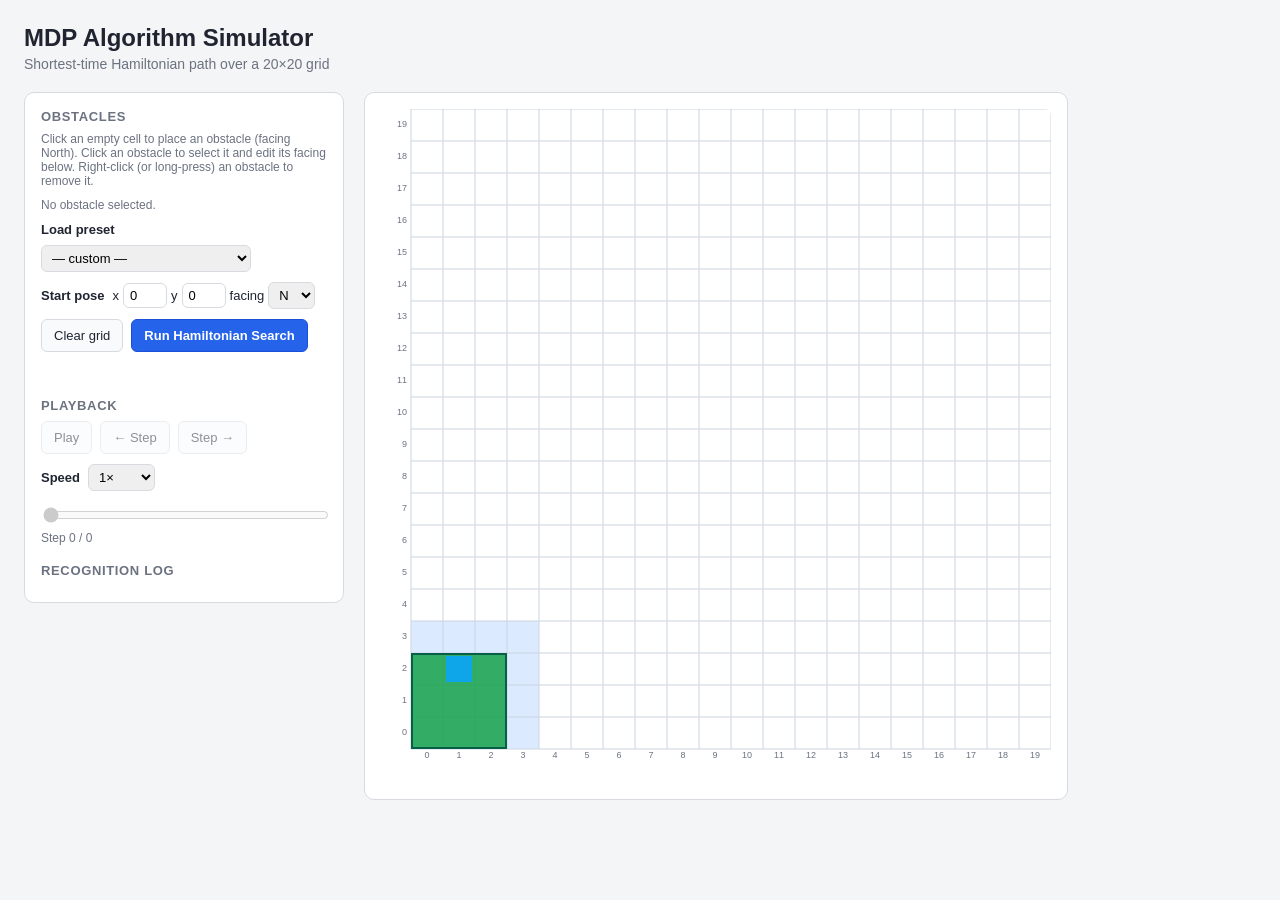
<file: algo/legacy/simulator_week6/web/index.html>
<!doctype html>
<html lang="en">
<head>
  <meta charset="utf-8" />
  <meta name="viewport" content="width=device-width, initial-scale=1" />
  <title>MDP Algorithm Simulator</title>
  <link rel="stylesheet" href="style.css" />
</head>
<body>
  <header>
    <h1>MDP Algorithm Simulator</h1>
    <p class="subtitle">Shortest-time Hamiltonian path over a 20&times;20 grid </p>
  </header>

  <main>
    <section class="panel controls">
      <h2>Obstacles</h2>
      <p class="hint">Click an empty cell to place an obstacle (facing North). Click an obstacle to select it and edit its facing below. Right-click (or long-press) an obstacle to remove it.</p>

      <p id="no-selection-hint" class="hint">No obstacle selected.</p>
      <div id="selected-obstacle-panel" class="row" style="display: none; flex-direction: column; align-items: stretch;">
        <div class="row" style="margin-bottom: 6px;">
          <strong>Obstacle #<span id="selected-obstacle-id"></span></strong>
        </div>
        <div class="row buttons facing-buttons">
          <button type="button" data-facing="N">N</button>
          <button type="button" data-facing="E">E</button>
          <button type="button" data-facing="S">S</button>
          <button type="button" data-facing="W">W</button>
        </div>
        <div class="row buttons">
          <button type="button" id="remove-obstacle-btn">Remove obstacle</button>
        </div>
      </div>

      <div class="row">
        <label for="preset">Load preset</label>
        <select id="preset">
          <option value="">— custom —</option>
          <option value="basic">Basic (3 obstacles)</option>
          <option value="spread">Spread out (5 obstacles)</option>
          <option value="corners">Corners + center (5 obstacles)</option>
          <option value="diagonal">Diagonal (5 obstacles)</option>
          <option value="cluster">Clustered (5 obstacles)</option>
        </select>
      </div>

      <div class="row">
        <label for="start-x">Start pose</label>
        <span class="start-pose-inputs">
          x <input id="start-x" type="number" min="0" max="19" value="0" />
          y <input id="start-y" type="number" min="0" max="19" value="0" />
          facing
          <select id="start-facing">
            <option value="N" selected>N</option>
            <option value="E">E</option>
            <option value="S">S</option>
            <option value="W">W</option>
          </select>
        </span>
      </div>

      <div class="row buttons">
        <button id="clear-btn">Clear grid</button>
        <button id="run-btn" class="primary">Run Hamiltonian Search</button>
      </div>

      <div id="status" class="status"></div>

      <h2>Playback</h2>
      <div class="row buttons">
        <button id="play-btn" disabled>Play</button>
        <button id="step-back-btn" disabled>&larr; Step</button>
        <button id="step-fwd-btn" disabled>Step &rarr;</button>
      </div>
      <div class="row">
        <label for="speed-select">Speed</label>
        <select id="speed-select">
          <option value="0.25">0.25&times;</option>
          <option value="0.5">0.5&times;</option>
          <option value="1" selected>1&times;</option>
          <option value="2">2&times;</option>
          <option value="4">4&times;</option>
        </select>
      </div>
      <input id="step-slider" type="range" min="0" max="0" value="0" disabled />
      <div id="step-label" class="hint">Step 0 / 0</div>

      <h2>Recognition log</h2>
      <ol id="log"></ol>
    </section>

    <section class="panel">
      <canvas id="grid" width="670" height="670"></canvas>
    </section>
  </main>

  <script src="app.js"></script>
</body>
</html>
</file>
<file: algo/legacy/simulator_week6/web/style.css>
:root {
  --bg: #f4f5f7;
  --panel: #ffffff;
  --border: #d7dbe0;
  --text: #1f2430;
  --muted: #6b7280;
  --accent: #2563eb;
  --accent-dark: #1d4ed8;
  --grid-line: #cbd5e1;
  --start-zone: #dbeafe;
  --obstacle: #f59e0b;
  --obstacle-face: #dc2626;
  --robot-body: #16a34a;
  --robot-camera: #0ea5e9;
  --path-line: #7c3aed;
}

* { box-sizing: border-box; }

body {
  margin: 0;
  padding: 24px;
  font-family: -apple-system, BlinkMacSystemFont, "Segoe UI", Roboto, sans-serif;
  background: var(--bg);
  color: var(--text);
}

header h1 { margin: 0 0 4px; font-size: 24px; }
.subtitle { margin: 0 0 20px; color: var(--muted); font-size: 14px; }

main {
  display: flex;
  gap: 20px;
  flex-wrap: wrap;
  align-items: flex-start;
}

.panel {
  background: var(--panel);
  border: 1px solid var(--border);
  border-radius: 10px;
  padding: 16px;
}

.controls {
  width: 320px;
  flex-shrink: 0;
}

.controls h2 {
  font-size: 13px;
  text-transform: uppercase;
  letter-spacing: 0.05em;
  color: var(--muted);
  margin: 18px 0 8px;
}
.controls h2:first-child { margin-top: 0; }

.hint { font-size: 12px; color: var(--muted); margin: 4px 0 10px; }

.row { margin-bottom: 10px; display: flex; align-items: center; gap: 8px; flex-wrap: wrap; }
.row label { font-size: 13px; font-weight: 600; }
.start-pose-inputs { display: flex; align-items: center; gap: 4px; font-size: 13px; }
.start-pose-inputs input { width: 44px; padding: 4px; }

select, input[type="number"] {
  border: 1px solid var(--border);
  border-radius: 6px;
  padding: 4px 6px;
  font-size: 13px;
}

.buttons { gap: 8px; }

button {
  border: 1px solid var(--border);
  background: #f8fafc;
  color: var(--text);
  border-radius: 6px;
  padding: 8px 12px;
  font-size: 13px;
  cursor: pointer;
}
button:hover:not(:disabled) { background: #eef2f7; }
button:disabled { opacity: 0.5; cursor: not-allowed; }
button.primary {
  background: var(--accent);
  border-color: var(--accent-dark);
  color: white;
  font-weight: 600;
}
button.primary:hover:not(:disabled) { background: var(--accent-dark); }

.facing-buttons button { min-width: 40px; }
.facing-buttons button.active {
  background: var(--accent);
  border-color: var(--accent-dark);
  color: white;
  font-weight: 600;
}

#step-slider { width: 100%; margin-top: 6px; }

.status { min-height: 18px; font-size: 13px; margin-top: 6px; }
.status.error { color: #dc2626; }
.status.ok { color: #16a34a; }

#log {
  margin: 0;
  padding-left: 20px;
  font-size: 13px;
  max-height: 180px;
  overflow-y: auto;
}
#log li { margin-bottom: 4px; }

canvas {
  background: white;
  border-radius: 6px;
  max-width: 100%;
  height: auto;
}
</file>
